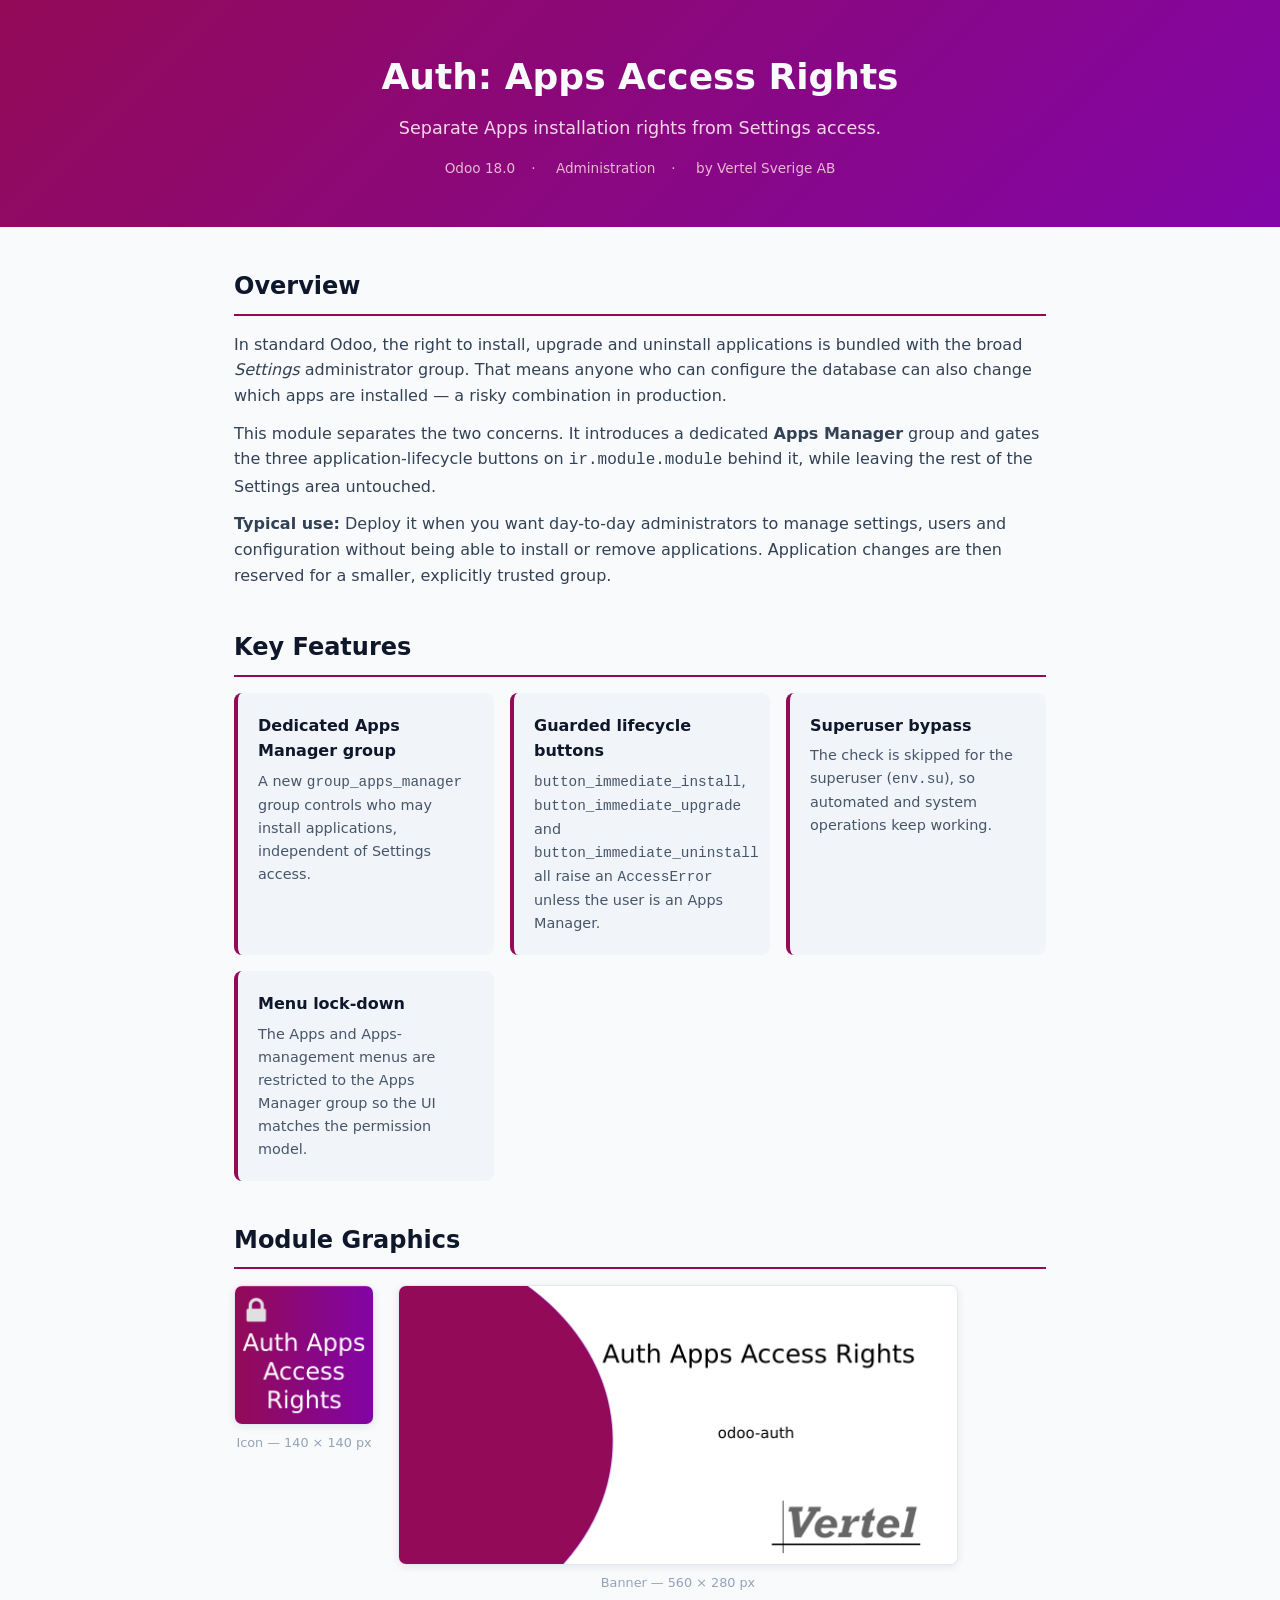
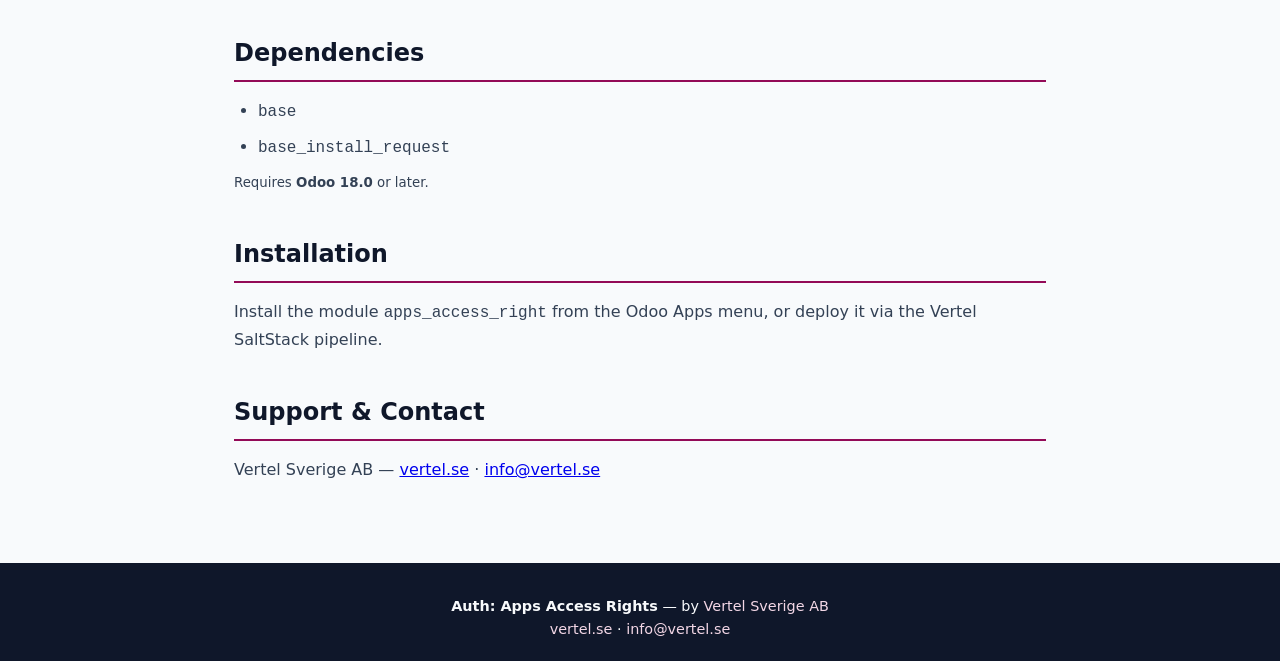
<file: apps_access_right/static/description/index.html>
<!DOCTYPE html>
<html lang="en">
<head>
  <meta charset="UTF-8">
  <meta name="viewport" content="width=device-width, initial-scale=1.0">
  <title>Auth: Apps Access Rights &mdash; Vertel for Odoo</title>
  <style>
    :root { --navy:#0F172A; --darkBg:#1E293B; --white:#F8FAFC; --gray:#94A3B8;
             --lightGray:#E2E8F0; --brand:#930a57; --brand2:#8105a7; }
    * { margin:0; padding:0; box-sizing:border-box; }
    body { font-family:Inter,system-ui,-apple-system,sans-serif; color:var(--darkBg);
            background:var(--white); line-height:1.6; }
    .hero { background:linear-gradient(135deg,var(--brand),var(--brand2)); color:var(--white);
             padding:48px 32px; text-align:center; }
    .hero h1 { font-size:2.25rem; font-weight:800; margin-bottom:8px; }
    .hero .subtitle { font-size:1.1rem; color:#f3d7e6; }
    .hero .meta { margin-top:16px; font-size:0.85rem; color:#e8b8d2; }
    .hero .meta span { margin:0 8px; }
    .container { max-width:860px; margin:0 auto; padding:40px 24px; }
    section { margin-bottom:40px; }
    section h2 { font-size:1.5rem; font-weight:700; color:var(--navy);
                  margin-bottom:16px; padding-bottom:8px; border-bottom:2px solid var(--brand); }
    section p, section li { font-size:1rem; color:#334155; }
    section p { margin-bottom:12px; }
    section ul { padding-left:24px; }
    section li { margin-bottom:8px; }
    .feature-grid { display:grid; grid-template-columns:repeat(auto-fit,minmax(240px,1fr));
                     gap:16px; margin-top:16px; }
    .feature-card { background:#F1F5F9; border-radius:8px; padding:20px;
                     border-left:4px solid var(--brand); }
    .feature-card h4 { font-size:1rem; font-weight:600; color:var(--navy); margin-bottom:6px; }
    .feature-card p { font-size:0.9rem; color:#475569; margin:0; }
    .screenshots { display:flex; flex-wrap:wrap; gap:24px; align-items:flex-start; }
    .screenshots figure { margin:0; text-align:center; }
    .screenshots img { display:block; border-radius:8px;
                        box-shadow:0 2px 8px rgba(0,0,0,0.08);
                        border:1px solid var(--lightGray); }
    .screenshots figcaption { margin-top:8px; font-size:0.8rem; color:var(--gray); }
    footer { background:var(--navy); color:var(--white); text-align:center;
              padding:32px 24px; font-size:0.9rem; }
    footer a { color:#f3d7e6; text-decoration:none; }
  </style>
</head>
<body>
<div class="hero">
  <h1>Auth: Apps Access Rights</h1>
  <p class="subtitle">Separate Apps installation rights from Settings access.</p>
  <div class="meta">
    <span>Odoo 18.0</span><span>&middot;</span>
    <span>Administration</span><span>&middot;</span>
    <span>by Vertel Sverige AB</span>
  </div>
</div>
<div class="container">
  <section id="overview">
    <h2>Overview</h2>
    <p>In standard Odoo, the right to install, upgrade and uninstall applications is bundled with the broad <i>Settings</i> administrator group. That means anyone who can configure the database can also change which apps are installed — a risky combination in production.</p>
    <p>This module separates the two concerns. It introduces a dedicated <b>Apps Manager</b> group and gates the three application-lifecycle buttons on <code>ir.module.module</code> behind it, while leaving the rest of the Settings area untouched.</p>
    <p><strong>Typical use:</strong> Deploy it when you want day-to-day administrators to manage settings, users and configuration without being able to install or remove applications. Application changes are then reserved for a smaller, explicitly trusted group.</p>
  </section>
  <section id="features">
    <h2>Key Features</h2>
    <div class="feature-grid">
      <div class="feature-card"><h4>Dedicated Apps Manager group</h4><p>A new <code>group_apps_manager</code> group controls who may install applications, independent of Settings access.</p></div>
      <div class="feature-card"><h4>Guarded lifecycle buttons</h4><p><code>button_immediate_install</code>, <code>button_immediate_upgrade</code> and <code>button_immediate_uninstall</code> all raise an <code>AccessError</code> unless the user is an Apps Manager.</p></div>
      <div class="feature-card"><h4>Superuser bypass</h4><p>The check is skipped for the superuser (<code>env.su</code>), so automated and system operations keep working.</p></div>
      <div class="feature-card"><h4>Menu lock-down</h4><p>The Apps and Apps-management menus are restricted to the Apps Manager group so the UI matches the permission model.</p></div>
    </div>
  </section>
  <section id="screenshots">
    <h2>Module Graphics</h2>
    <div class="screenshots">
      <figure>
        <img src="icon.png" alt="Auth: Apps Access Rights icon" width="140" height="140">
        <figcaption>Icon &mdash; 140 &times; 140 px</figcaption>
      </figure>
      <figure>
        <img src="banner.png" alt="Auth: Apps Access Rights banner" width="560" height="280">
        <figcaption>Banner &mdash; 560 &times; 280 px</figcaption>
      </figure>
    </div>
  </section>
  <section id="dependencies">
    <h2>Dependencies</h2>
    <ul><li><code>base</code></li><li><code>base_install_request</code></li></ul>
    <p><small>Requires <strong>Odoo 18.0</strong> or later.</small></p>
  </section>
  <section id="installation">
    <h2>Installation</h2>
    <p>Install the module <code>apps_access_right</code> from the Odoo Apps menu,
       or deploy it via the Vertel SaltStack pipeline.</p>
  </section>
  <section id="support">
    <h2>Support &amp; Contact</h2>
    <p>Vertel Sverige AB &mdash; <a href="https://vertel.se">vertel.se</a> &middot;
       <a href="mailto:info@vertel.se">info@vertel.se</a></p>
  </section>
</div>
<footer>
  <p><strong>Auth: Apps Access Rights</strong> &mdash; by <a href="https://vertel.se">Vertel Sverige AB</a></p>
  <p><a href="https://vertel.se">vertel.se</a> &middot;
     <a href="mailto:info@vertel.se">info@vertel.se</a></p>
</footer>
</body>
</html>
</file>
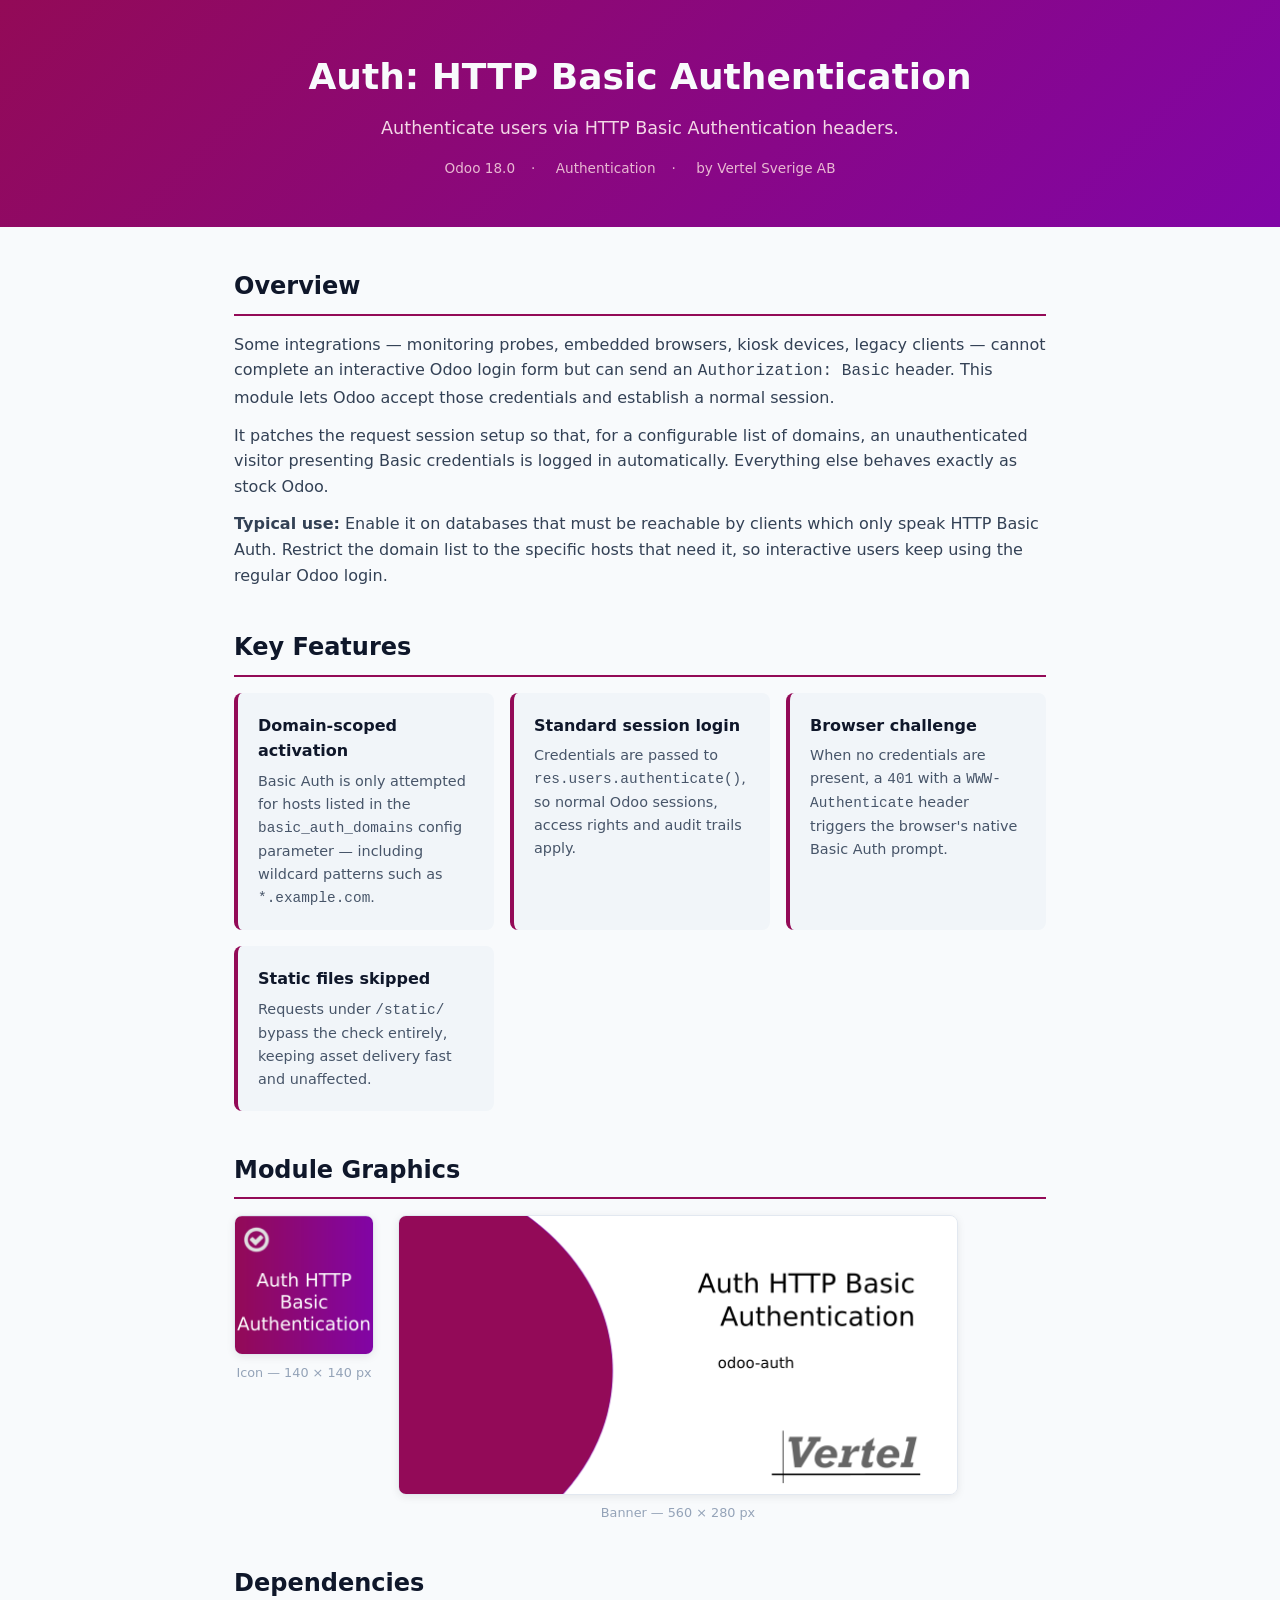
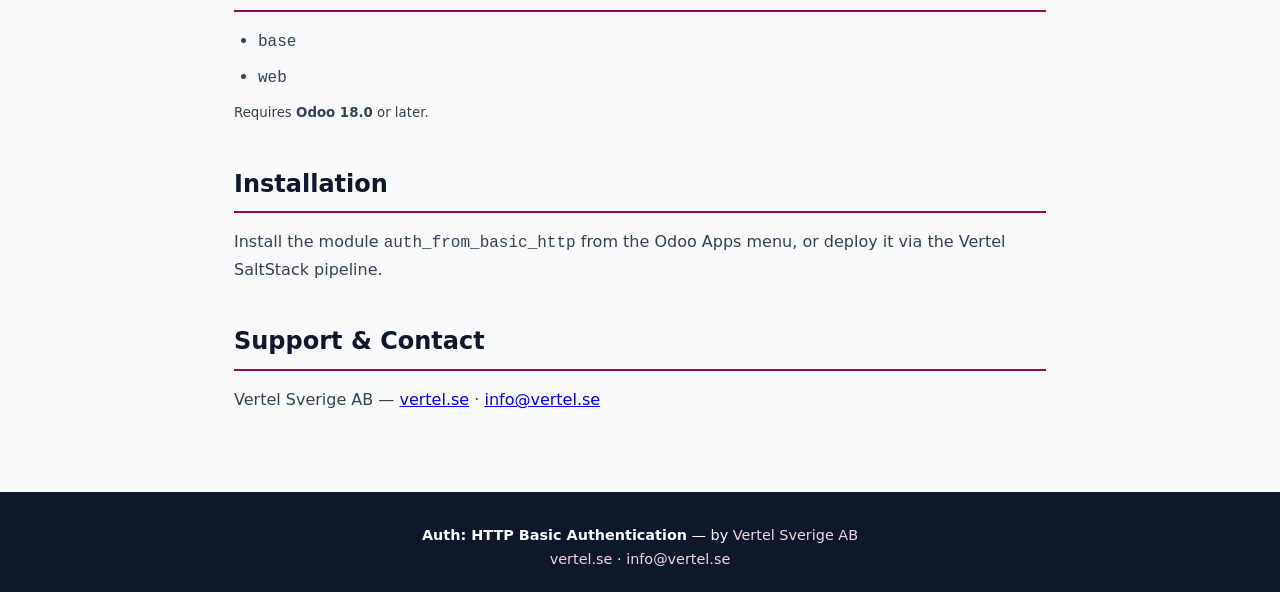
<file: auth_from_basic_http/static/description/index.html>
<!DOCTYPE html>
<html lang="en">
<head>
  <meta charset="UTF-8">
  <meta name="viewport" content="width=device-width, initial-scale=1.0">
  <title>Auth: HTTP Basic Authentication &mdash; Vertel for Odoo</title>
  <style>
    :root { --navy:#0F172A; --darkBg:#1E293B; --white:#F8FAFC; --gray:#94A3B8;
             --lightGray:#E2E8F0; --brand:#930a57; --brand2:#8105a7; }
    * { margin:0; padding:0; box-sizing:border-box; }
    body { font-family:Inter,system-ui,-apple-system,sans-serif; color:var(--darkBg);
            background:var(--white); line-height:1.6; }
    .hero { background:linear-gradient(135deg,var(--brand),var(--brand2)); color:var(--white);
             padding:48px 32px; text-align:center; }
    .hero h1 { font-size:2.25rem; font-weight:800; margin-bottom:8px; }
    .hero .subtitle { font-size:1.1rem; color:#f3d7e6; }
    .hero .meta { margin-top:16px; font-size:0.85rem; color:#e8b8d2; }
    .hero .meta span { margin:0 8px; }
    .container { max-width:860px; margin:0 auto; padding:40px 24px; }
    section { margin-bottom:40px; }
    section h2 { font-size:1.5rem; font-weight:700; color:var(--navy);
                  margin-bottom:16px; padding-bottom:8px; border-bottom:2px solid var(--brand); }
    section p, section li { font-size:1rem; color:#334155; }
    section p { margin-bottom:12px; }
    section ul { padding-left:24px; }
    section li { margin-bottom:8px; }
    .feature-grid { display:grid; grid-template-columns:repeat(auto-fit,minmax(240px,1fr));
                     gap:16px; margin-top:16px; }
    .feature-card { background:#F1F5F9; border-radius:8px; padding:20px;
                     border-left:4px solid var(--brand); }
    .feature-card h4 { font-size:1rem; font-weight:600; color:var(--navy); margin-bottom:6px; }
    .feature-card p { font-size:0.9rem; color:#475569; margin:0; }
    .screenshots { display:flex; flex-wrap:wrap; gap:24px; align-items:flex-start; }
    .screenshots figure { margin:0; text-align:center; }
    .screenshots img { display:block; border-radius:8px;
                        box-shadow:0 2px 8px rgba(0,0,0,0.08);
                        border:1px solid var(--lightGray); }
    .screenshots figcaption { margin-top:8px; font-size:0.8rem; color:var(--gray); }
    footer { background:var(--navy); color:var(--white); text-align:center;
              padding:32px 24px; font-size:0.9rem; }
    footer a { color:#f3d7e6; text-decoration:none; }
  </style>
</head>
<body>
<div class="hero">
  <h1>Auth: HTTP Basic Authentication</h1>
  <p class="subtitle">Authenticate users via HTTP Basic Authentication headers.</p>
  <div class="meta">
    <span>Odoo 18.0</span><span>&middot;</span>
    <span>Authentication</span><span>&middot;</span>
    <span>by Vertel Sverige AB</span>
  </div>
</div>
<div class="container">
  <section id="overview">
    <h2>Overview</h2>
    <p>Some integrations — monitoring probes, embedded browsers, kiosk devices, legacy clients — cannot complete an interactive Odoo login form but can send an <code>Authorization: Basic</code> header. This module lets Odoo accept those credentials and establish a normal session.</p>
    <p>It patches the request session setup so that, for a configurable list of domains, an unauthenticated visitor presenting Basic credentials is logged in automatically. Everything else behaves exactly as stock Odoo.</p>
    <p><strong>Typical use:</strong> Enable it on databases that must be reachable by clients which only speak HTTP Basic Auth. Restrict the domain list to the specific hosts that need it, so interactive users keep using the regular Odoo login.</p>
  </section>
  <section id="features">
    <h2>Key Features</h2>
    <div class="feature-grid">
      <div class="feature-card"><h4>Domain-scoped activation</h4><p>Basic Auth is only attempted for hosts listed in the <code>basic_auth_domains</code> config parameter — including wildcard patterns such as <code>*.example.com</code>.</p></div>
      <div class="feature-card"><h4>Standard session login</h4><p>Credentials are passed to <code>res.users.authenticate()</code>, so normal Odoo sessions, access rights and audit trails apply.</p></div>
      <div class="feature-card"><h4>Browser challenge</h4><p>When no credentials are present, a <code>401</code> with a <code>WWW-Authenticate</code> header triggers the browser's native Basic Auth prompt.</p></div>
      <div class="feature-card"><h4>Static files skipped</h4><p>Requests under <code>/static/</code> bypass the check entirely, keeping asset delivery fast and unaffected.</p></div>
    </div>
  </section>
  <section id="screenshots">
    <h2>Module Graphics</h2>
    <div class="screenshots">
      <figure>
        <img src="icon.png" alt="Auth: HTTP Basic Authentication icon" width="140" height="140">
        <figcaption>Icon &mdash; 140 &times; 140 px</figcaption>
      </figure>
      <figure>
        <img src="banner.png" alt="Auth: HTTP Basic Authentication banner" width="560" height="280">
        <figcaption>Banner &mdash; 560 &times; 280 px</figcaption>
      </figure>
    </div>
  </section>
  <section id="dependencies">
    <h2>Dependencies</h2>
    <ul><li><code>base</code></li><li><code>web</code></li></ul>
    <p><small>Requires <strong>Odoo 18.0</strong> or later.</small></p>
  </section>
  <section id="installation">
    <h2>Installation</h2>
    <p>Install the module <code>auth_from_basic_http</code> from the Odoo Apps menu,
       or deploy it via the Vertel SaltStack pipeline.</p>
  </section>
  <section id="support">
    <h2>Support &amp; Contact</h2>
    <p>Vertel Sverige AB &mdash; <a href="https://vertel.se">vertel.se</a> &middot;
       <a href="mailto:info@vertel.se">info@vertel.se</a></p>
  </section>
</div>
<footer>
  <p><strong>Auth: HTTP Basic Authentication</strong> &mdash; by <a href="https://vertel.se">Vertel Sverige AB</a></p>
  <p><a href="https://vertel.se">vertel.se</a> &middot;
     <a href="mailto:info@vertel.se">info@vertel.se</a></p>
</footer>
</body>
</html>
</file>
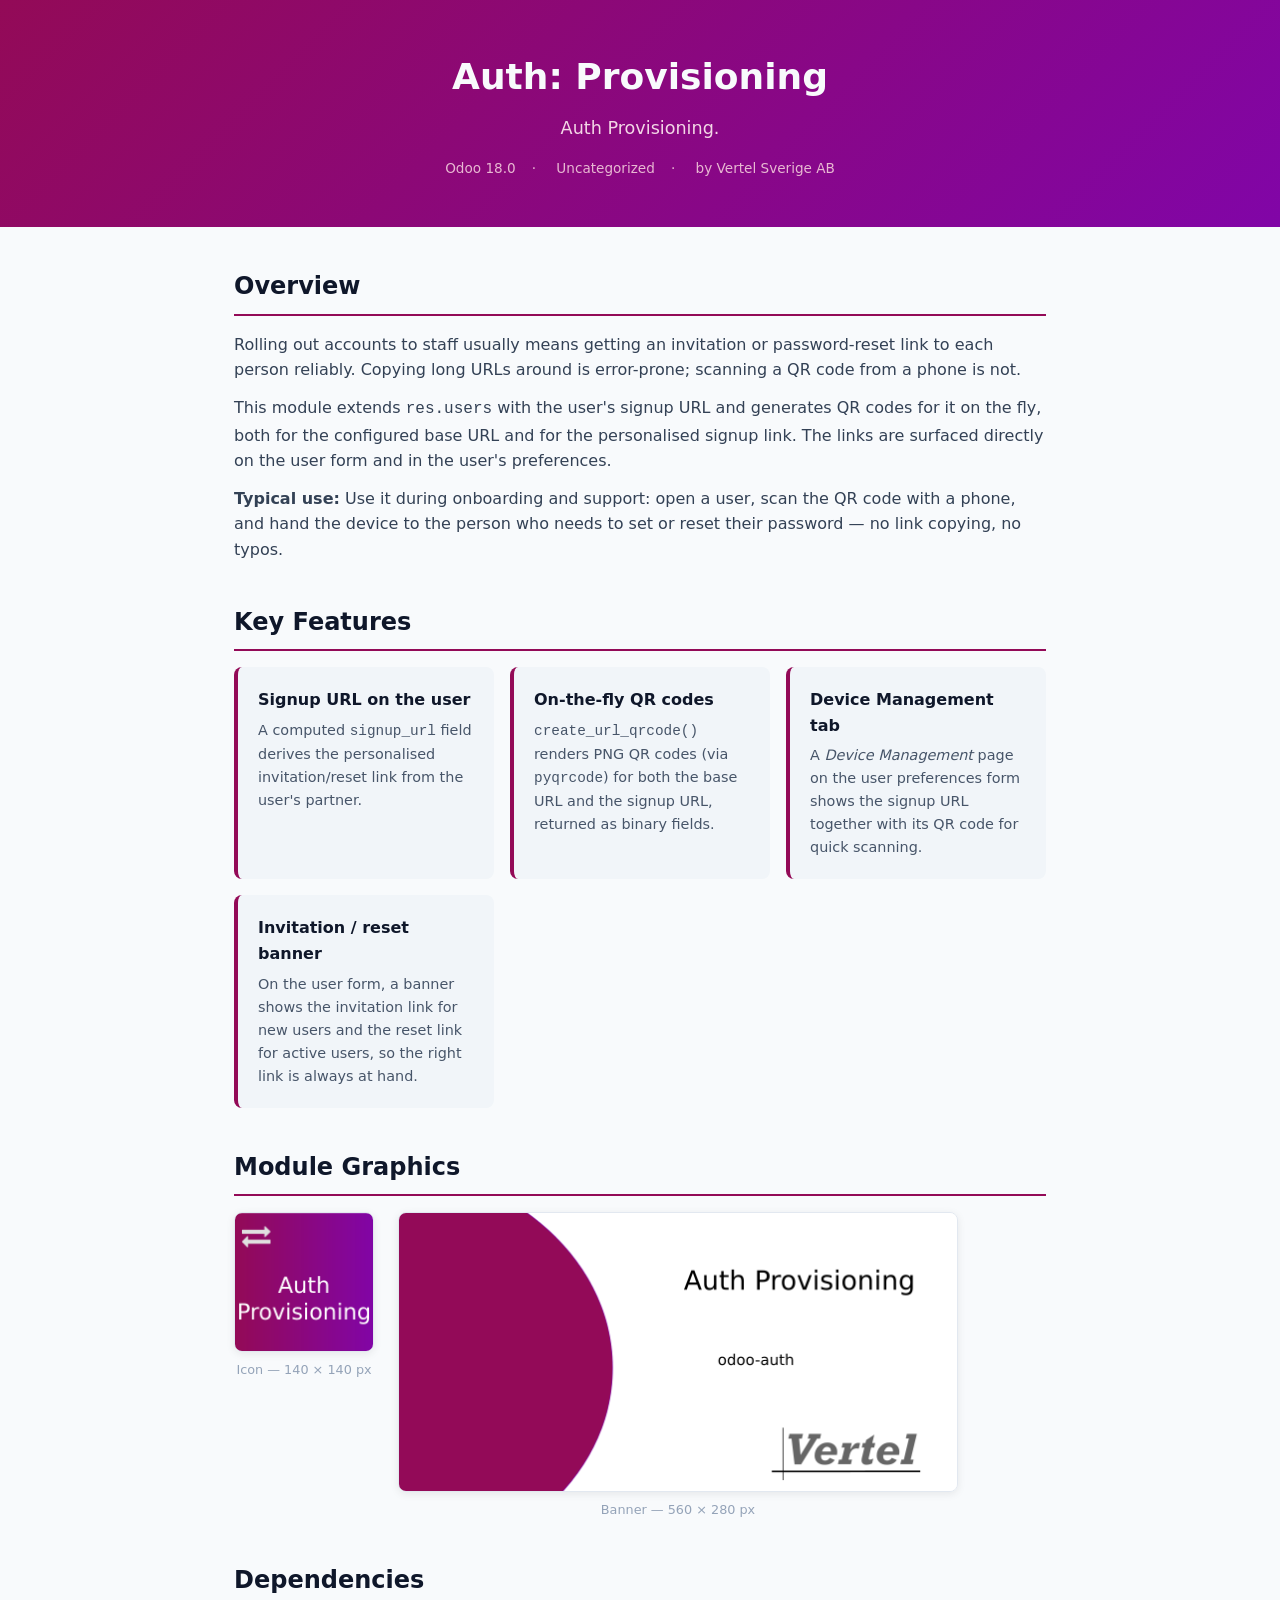
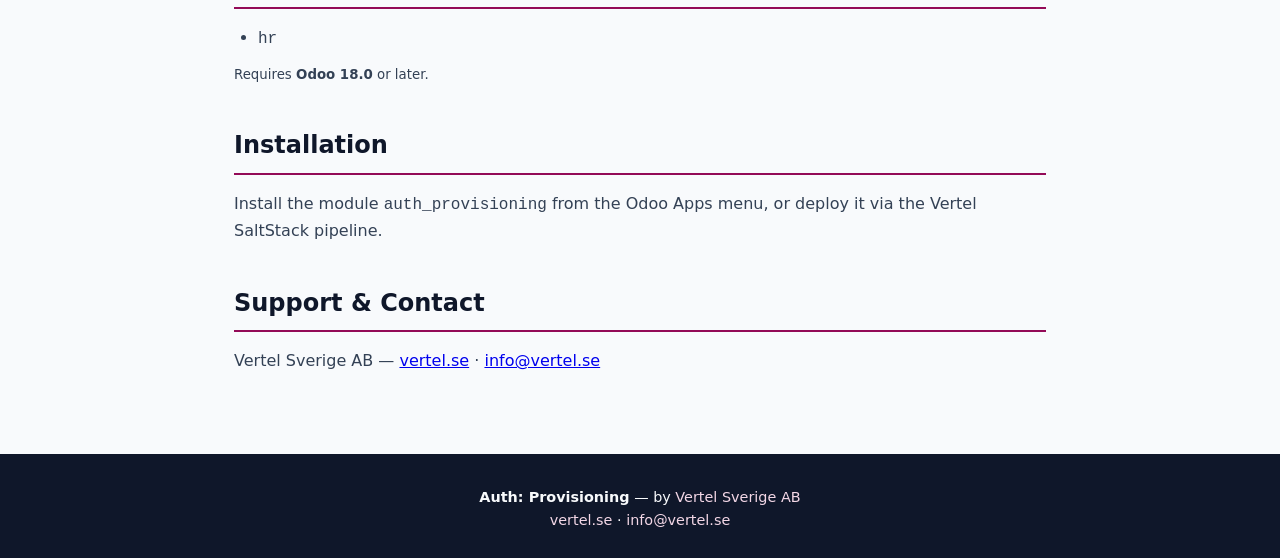
<file: auth_provisioning/static/description/index.html>
<!DOCTYPE html>
<html lang="en">
<head>
  <meta charset="UTF-8">
  <meta name="viewport" content="width=device-width, initial-scale=1.0">
  <title>Auth: Provisioning &mdash; Vertel for Odoo</title>
  <style>
    :root { --navy:#0F172A; --darkBg:#1E293B; --white:#F8FAFC; --gray:#94A3B8;
             --lightGray:#E2E8F0; --brand:#930a57; --brand2:#8105a7; }
    * { margin:0; padding:0; box-sizing:border-box; }
    body { font-family:Inter,system-ui,-apple-system,sans-serif; color:var(--darkBg);
            background:var(--white); line-height:1.6; }
    .hero { background:linear-gradient(135deg,var(--brand),var(--brand2)); color:var(--white);
             padding:48px 32px; text-align:center; }
    .hero h1 { font-size:2.25rem; font-weight:800; margin-bottom:8px; }
    .hero .subtitle { font-size:1.1rem; color:#f3d7e6; }
    .hero .meta { margin-top:16px; font-size:0.85rem; color:#e8b8d2; }
    .hero .meta span { margin:0 8px; }
    .container { max-width:860px; margin:0 auto; padding:40px 24px; }
    section { margin-bottom:40px; }
    section h2 { font-size:1.5rem; font-weight:700; color:var(--navy);
                  margin-bottom:16px; padding-bottom:8px; border-bottom:2px solid var(--brand); }
    section p, section li { font-size:1rem; color:#334155; }
    section p { margin-bottom:12px; }
    section ul { padding-left:24px; }
    section li { margin-bottom:8px; }
    .feature-grid { display:grid; grid-template-columns:repeat(auto-fit,minmax(240px,1fr));
                     gap:16px; margin-top:16px; }
    .feature-card { background:#F1F5F9; border-radius:8px; padding:20px;
                     border-left:4px solid var(--brand); }
    .feature-card h4 { font-size:1rem; font-weight:600; color:var(--navy); margin-bottom:6px; }
    .feature-card p { font-size:0.9rem; color:#475569; margin:0; }
    .screenshots { display:flex; flex-wrap:wrap; gap:24px; align-items:flex-start; }
    .screenshots figure { margin:0; text-align:center; }
    .screenshots img { display:block; border-radius:8px;
                        box-shadow:0 2px 8px rgba(0,0,0,0.08);
                        border:1px solid var(--lightGray); }
    .screenshots figcaption { margin-top:8px; font-size:0.8rem; color:var(--gray); }
    footer { background:var(--navy); color:var(--white); text-align:center;
              padding:32px 24px; font-size:0.9rem; }
    footer a { color:#f3d7e6; text-decoration:none; }
  </style>
</head>
<body>
<div class="hero">
  <h1>Auth: Provisioning</h1>
  <p class="subtitle">Auth Provisioning.</p>
  <div class="meta">
    <span>Odoo 18.0</span><span>&middot;</span>
    <span>Uncategorized</span><span>&middot;</span>
    <span>by Vertel Sverige AB</span>
  </div>
</div>
<div class="container">
  <section id="overview">
    <h2>Overview</h2>
    <p>Rolling out accounts to staff usually means getting an invitation or password-reset link to each person reliably. Copying long URLs around is error-prone; scanning a QR code from a phone is not.</p>
    <p>This module extends <code>res.users</code> with the user's signup URL and generates QR codes for it on the fly, both for the configured base URL and for the personalised signup link. The links are surfaced directly on the user form and in the user's preferences.</p>
    <p><strong>Typical use:</strong> Use it during onboarding and support: open a user, scan the QR code with a phone, and hand the device to the person who needs to set or reset their password — no link copying, no typos.</p>
  </section>
  <section id="features">
    <h2>Key Features</h2>
    <div class="feature-grid">
      <div class="feature-card"><h4>Signup URL on the user</h4><p>A computed <code>signup_url</code> field derives the personalised invitation/reset link from the user's partner.</p></div>
      <div class="feature-card"><h4>On-the-fly QR codes</h4><p><code>create_url_qrcode()</code> renders PNG QR codes (via <code>pyqrcode</code>) for both the base URL and the signup URL, returned as binary fields.</p></div>
      <div class="feature-card"><h4>Device Management tab</h4><p>A <i>Device Management</i> page on the user preferences form shows the signup URL together with its QR code for quick scanning.</p></div>
      <div class="feature-card"><h4>Invitation / reset banner</h4><p>On the user form, a banner shows the invitation link for new users and the reset link for active users, so the right link is always at hand.</p></div>
    </div>
  </section>
  <section id="screenshots">
    <h2>Module Graphics</h2>
    <div class="screenshots">
      <figure>
        <img src="icon.png" alt="Auth: Provisioning icon" width="140" height="140">
        <figcaption>Icon &mdash; 140 &times; 140 px</figcaption>
      </figure>
      <figure>
        <img src="banner.png" alt="Auth: Provisioning banner" width="560" height="280">
        <figcaption>Banner &mdash; 560 &times; 280 px</figcaption>
      </figure>
    </div>
  </section>
  <section id="dependencies">
    <h2>Dependencies</h2>
    <ul><li><code>hr</code></li></ul>
    <p><small>Requires <strong>Odoo 18.0</strong> or later.</small></p>
  </section>
  <section id="installation">
    <h2>Installation</h2>
    <p>Install the module <code>auth_provisioning</code> from the Odoo Apps menu,
       or deploy it via the Vertel SaltStack pipeline.</p>
  </section>
  <section id="support">
    <h2>Support &amp; Contact</h2>
    <p>Vertel Sverige AB &mdash; <a href="https://vertel.se">vertel.se</a> &middot;
       <a href="mailto:info@vertel.se">info@vertel.se</a></p>
  </section>
</div>
<footer>
  <p><strong>Auth: Provisioning</strong> &mdash; by <a href="https://vertel.se">Vertel Sverige AB</a></p>
  <p><a href="https://vertel.se">vertel.se</a> &middot;
     <a href="mailto:info@vertel.se">info@vertel.se</a></p>
</footer>
</body>
</html>
</file>
